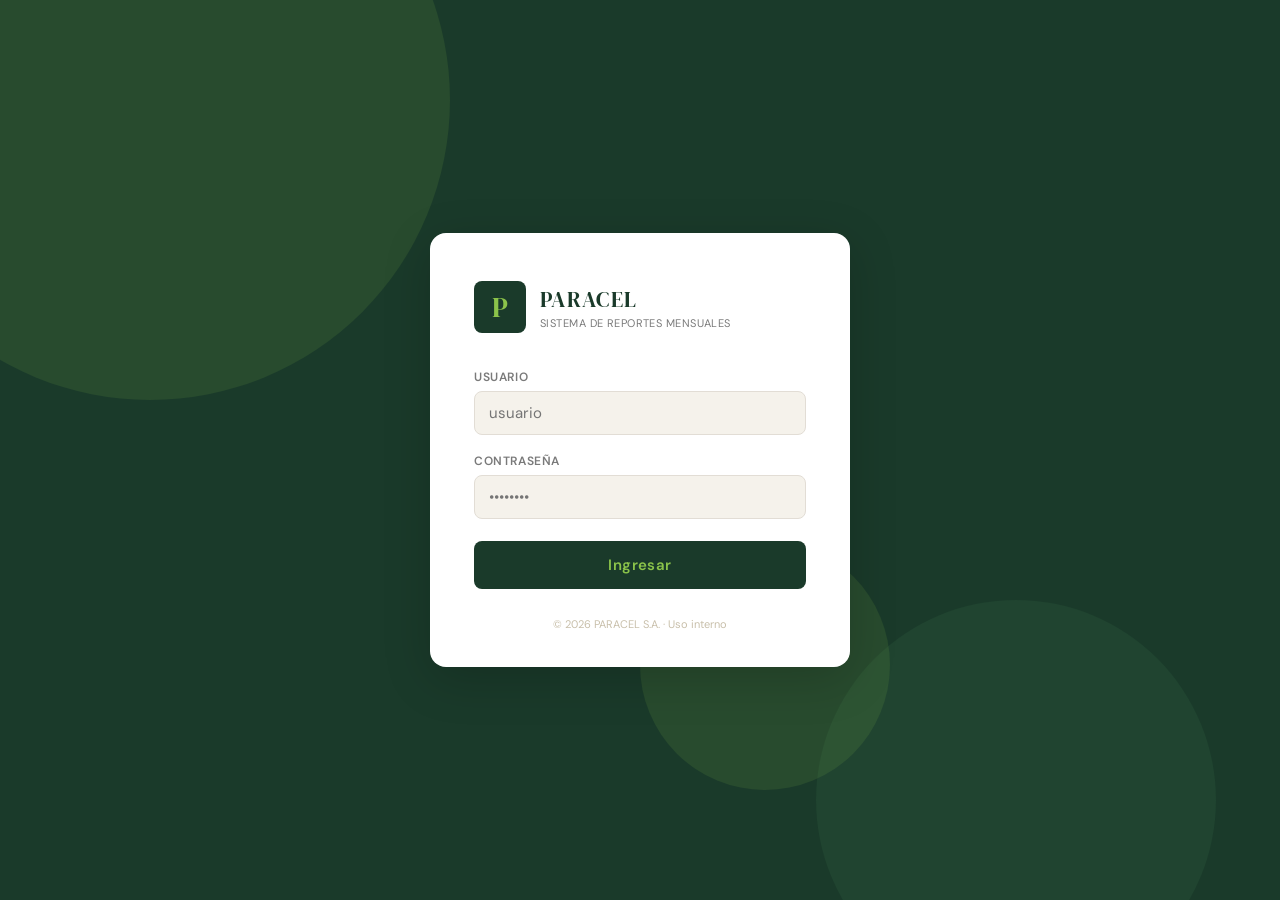
<file: index.html>
<!DOCTYPE html>
<html lang="es">
<head>
  <meta charset="UTF-8" />
  <meta name="viewport" content="width=device-width, initial-scale=1.0" />
  <title>PARACEL · Sistema de Reportes Mensuales</title>
  <link rel="stylesheet" href="css/style.css" />
  <link rel="preconnect" href="https://fonts.googleapis.com">
  <link href="https://fonts.googleapis.com/css2?family=DM+Serif+Display:ital@0;1&family=DM+Sans:wght@300;400;500;600&display=swap" rel="stylesheet">
</head>
<body class="login-page">

  <!-- LOGIN SCREEN -->
  <div id="loginScreen" class="login-screen">
    <div class="login-bg">
      <div class="login-bg-shape s1"></div>
      <div class="login-bg-shape s2"></div>
      <div class="login-bg-shape s3"></div>
    </div>
    <div class="login-card">
      <div class="login-logo">
        <div class="logo-mark">P</div>
        <div class="login-brand">
          <span class="brand-name">PARACEL</span>
          <span class="brand-sub">Sistema de Reportes Mensuales</span>
        </div>
      </div>
      <form id="loginForm" class="login-form">
        <div class="form-group">
          <label>Usuario</label>
          <input type="text" id="loginUser" autocomplete="username" placeholder="usuario" required />
        </div>
        <div class="form-group">
          <label>Contraseña</label>
          <input type="password" id="loginPass" autocomplete="current-password" placeholder="••••••••" required />
        </div>
        <div id="loginError" class="login-error hidden">Usuario o contraseña incorrectos</div>
        <button type="submit" class="btn-login">Ingresar</button>
      </form>
      <p class="login-footer">© 2026 PARACEL S.A. · Uso interno</p>
    </div>
  </div>

  <!-- MAIN APP -->
  <div id="appShell" class="app-shell hidden">

    <!-- SIDEBAR -->
    <aside class="sidebar" id="sidebar">
      <div class="sidebar-header">
        <div class="sidebar-logo">
          <div class="logo-mark sm">P</div>
          <span>PARACEL</span>
        </div>
        <button class="sidebar-toggle" id="sidebarToggle" aria-label="Menú">
          <span></span><span></span><span></span>
        </button>
      </div>

      <div class="sidebar-period">
        <div class="period-label">Período activo</div>
        <div class="period-value" id="sidebarPeriod">—</div>
      </div>

      <nav class="sidebar-nav" id="sidebarNav">
        <!-- rendered by JS based on user role -->
      </nav>

      <div class="sidebar-user" id="sidebarUser">
        <div class="user-avatar" id="userAvatar">?</div>
        <div class="user-info">
          <div class="user-name" id="userName">—</div>
          <div class="user-role" id="userRole">—</div>
        </div>
        <button class="btn-logout" id="btnLogout" title="Cerrar sesión">↩</button>
      </div>
    </aside>

    <!-- MAIN CONTENT -->
    <main class="main-content" id="mainContent">
      <!-- views rendered by JS -->
    </main>

  </div>

  <script src="js/config.js"></script>
  <script src="js/auth.js"></script>
  <script src="js/graph.js"></script>
  <script src="js/forms.js"></script>
  <script src="js/dashboard.js"></script>
  <script src="js/admin.js"></script>
  <script src="js/reminders.js"></script>
  <script src="js/app.js"></script>
</body>
</html>
</file>
<file: css/style.css>
/* ═══════════════════════════════════════════════════════════
   PARACEL · Sistema de Reportes Mensuales · CSS
   ═══════════════════════════════════════════════════════════ */

:root {
  --forest:    #1a3a2a;
  --forest-mid:#2d5a3d;
  --leaf:      #4a8c5c;
  --lime:      #8bc34a;
  --cream:     #f5f2eb;
  --warm:      #ede8df;
  --sand:      #c8bfaa;
  --charcoal:  #1e1e1e;
  --ink:       #2c2c2c;
  --muted:     #7a7a7a;
  --border:    #e2ddd5;
  --white:     #ffffff;
  --danger:    #c0392b;
  --warn:      #e67e22;
  --success:   #27ae60;
  --info:      #2980b9;

  --radius:    8px;
  --radius-lg: 16px;
  --shadow-sm: 0 1px 4px rgba(0,0,0,.08);
  --shadow:    0 4px 20px rgba(0,0,0,.12);
  --shadow-lg: 0 12px 48px rgba(0,0,0,.18);
  --sidebar-w: 260px;
  --font-serif: 'DM Serif Display', Georgia, serif;
  --font-sans:  'DM Sans', system-ui, sans-serif;
  --transition: .2s ease;
}

*, *::before, *::after { box-sizing: border-box; margin: 0; padding: 0; }

html { font-size: 16px; scroll-behavior: smooth; }

body {
  font-family: var(--font-sans);
  background: var(--cream);
  color: var(--ink);
  min-height: 100vh;
  -webkit-font-smoothing: antialiased;
}

.hidden { display: none !important; }

/* ── SCROLLBAR ─────────────────────────────────────── */
::-webkit-scrollbar { width: 6px; height: 6px; }
::-webkit-scrollbar-track { background: transparent; }
::-webkit-scrollbar-thumb { background: var(--sand); border-radius: 99px; }

/* ══════════════════════════════════════════════════════
   LOGIN SCREEN
══════════════════════════════════════════════════════ */
.login-screen {
  position: fixed; inset: 0;
  display: flex; align-items: center; justify-content: center;
  background: var(--forest);
  z-index: 100;
  overflow: hidden;
}

.login-bg {
  position: absolute; inset: 0;
  pointer-events: none;
}

.login-bg-shape {
  position: absolute;
  border-radius: 50%;
  opacity: .12;
}
.login-bg-shape.s1 {
  width: 600px; height: 600px;
  background: var(--lime);
  top: -200px; left: -150px;
  animation: blobFloat 12s ease-in-out infinite;
}
.login-bg-shape.s2 {
  width: 400px; height: 400px;
  background: var(--leaf);
  bottom: -100px; right: 5%;
  animation: blobFloat 16s ease-in-out infinite reverse;
}
.login-bg-shape.s3 {
  width: 250px; height: 250px;
  background: var(--lime);
  top: 60%; left: 50%;
  animation: blobFloat 9s ease-in-out infinite;
}

@keyframes blobFloat {
  0%,100% { transform: translate(0,0) scale(1); }
  33%      { transform: translate(20px,-30px) scale(1.05); }
  66%      { transform: translate(-15px,20px) scale(.95); }
}

.login-card {
  position: relative;
  background: var(--white);
  border-radius: var(--radius-lg);
  padding: 48px 44px 36px;
  width: 100%; max-width: 420px;
  box-shadow: var(--shadow-lg);
  animation: cardIn .6s cubic-bezier(.22,1,.36,1) both;
}

@keyframes cardIn {
  from { opacity: 0; transform: translateY(30px) scale(.97); }
  to   { opacity: 1; transform: translateY(0) scale(1); }
}

.login-logo {
  display: flex; align-items: center; gap: 14px;
  margin-bottom: 36px;
}

.logo-mark {
  width: 52px; height: 52px;
  background: var(--forest);
  color: var(--lime);
  border-radius: var(--radius);
  display: flex; align-items: center; justify-content: center;
  font-family: var(--font-serif);
  font-size: 28px;
  font-weight: 400;
  flex-shrink: 0;
}
.logo-mark.sm {
  width: 32px; height: 32px;
  font-size: 18px;
  border-radius: 6px;
}

.brand-name {
  display: block;
  font-family: var(--font-serif);
  font-size: 22px;
  color: var(--forest);
  letter-spacing: .06em;
}
.brand-sub {
  display: block;
  font-size: 11px;
  color: var(--muted);
  letter-spacing: .04em;
  text-transform: uppercase;
  margin-top: 2px;
}

.login-form { display: flex; flex-direction: column; gap: 18px; }

.form-group {
  display: flex; flex-direction: column; gap: 6px;
}

.form-group label {
  font-size: 12px;
  font-weight: 600;
  letter-spacing: .05em;
  text-transform: uppercase;
  color: var(--muted);
}

.form-group input,
.form-control {
  border: 1.5px solid var(--border);
  border-radius: var(--radius);
  padding: 11px 14px;
  font-family: var(--font-sans);
  font-size: 15px;
  color: var(--ink);
  background: var(--cream);
  transition: border-color var(--transition), box-shadow var(--transition);
  width: 100%;
}
.form-group input:focus,
.form-control:focus {
  outline: none;
  border-color: var(--leaf);
  box-shadow: 0 0 0 3px rgba(74,140,92,.15);
  background: var(--white);
}

.login-error {
  background: #fdf0ee;
  border: 1px solid #f1bdb8;
  color: var(--danger);
  border-radius: var(--radius);
  padding: 10px 14px;
  font-size: 13px;
}

.btn-login {
  background: var(--forest);
  color: var(--lime);
  border: none;
  border-radius: var(--radius);
  padding: 14px;
  font-family: var(--font-sans);
  font-size: 15px;
  font-weight: 600;
  letter-spacing: .03em;
  cursor: pointer;
  transition: background var(--transition), transform var(--transition);
  margin-top: 4px;
}
.btn-login:hover { background: var(--forest-mid); transform: translateY(-1px); }
.btn-login:active { transform: translateY(0); }

.login-footer {
  margin-top: 28px;
  text-align: center;
  font-size: 11px;
  color: var(--sand);
}

/* ══════════════════════════════════════════════════════
   APP SHELL
══════════════════════════════════════════════════════ */
.app-shell {
  display: flex;
  min-height: 100vh;
}

/* ── SIDEBAR ───────────────────────────────────────── */
.sidebar {
  width: var(--sidebar-w);
  background: var(--forest);
  color: var(--white);
  display: flex;
  flex-direction: column;
  position: fixed;
  top: 0; left: 0; bottom: 0;
  z-index: 50;
  transition: transform var(--transition);
  overflow-y: auto;
}

.sidebar-header {
  display: flex; align-items: center; justify-content: space-between;
  padding: 20px 20px 16px;
  border-bottom: 1px solid rgba(255,255,255,.08);
}

.sidebar-logo {
  display: flex; align-items: center; gap: 10px;
  font-family: var(--font-serif);
  font-size: 18px;
  letter-spacing: .06em;
  color: var(--lime);
}

.sidebar-toggle {
  display: none;
  flex-direction: column; gap: 4px;
  background: none; border: none; cursor: pointer; padding: 6px;
}
.sidebar-toggle span {
  display: block; width: 20px; height: 2px;
  background: var(--white); border-radius: 2px;
  transition: var(--transition);
}

.sidebar-period {
  padding: 14px 20px;
  border-bottom: 1px solid rgba(255,255,255,.06);
}
.period-label {
  font-size: 10px; font-weight: 600; text-transform: uppercase;
  letter-spacing: .07em; color: rgba(255,255,255,.4);
  margin-bottom: 3px;
}
.period-value {
  font-family: var(--font-serif);
  font-size: 15px;
  color: var(--lime);
}

.sidebar-nav {
  flex: 1;
  padding: 12px 0;
  overflow-y: auto;
}

.nav-section-title {
  padding: 14px 20px 6px;
  font-size: 9px; font-weight: 700; text-transform: uppercase;
  letter-spacing: .1em; color: rgba(255,255,255,.3);
}

.nav-item {
  display: flex; align-items: center; gap: 10px;
  padding: 10px 20px;
  color: rgba(255,255,255,.72);
  font-size: 14px;
  cursor: pointer;
  border-radius: 0;
  transition: background var(--transition), color var(--transition);
  text-decoration: none;
  border-left: 3px solid transparent;
  user-select: none;
}
.nav-item:hover {
  background: rgba(255,255,255,.06);
  color: var(--white);
}
.nav-item.active {
  background: rgba(139,195,74,.12);
  color: var(--lime);
  border-left-color: var(--lime);
}
.nav-item .nav-icon { width: 18px; text-align: center; font-size: 16px; }
.nav-item .nav-badge {
  margin-left: auto;
  background: var(--danger);
  color: var(--white);
  font-size: 10px;
  font-weight: 700;
  padding: 1px 6px;
  border-radius: 99px;
}
.nav-item .nav-badge.ok { background: var(--success); }

.sidebar-user {
  display: flex; align-items: center; gap: 10px;
  padding: 16px 20px;
  border-top: 1px solid rgba(255,255,255,.08);
  margin-top: auto;
}

.user-avatar {
  width: 34px; height: 34px;
  border-radius: 50%;
  background: var(--forest-mid);
  border: 2px solid var(--leaf);
  display: flex; align-items: center; justify-content: center;
  font-weight: 700; font-size: 14px;
  color: var(--lime);
  flex-shrink: 0;
}

.user-info { flex: 1; min-width: 0; }
.user-name { font-size: 13px; font-weight: 600; white-space: nowrap; overflow: hidden; text-overflow: ellipsis; }
.user-role { font-size: 11px; color: rgba(255,255,255,.4); margin-top: 1px; }

.btn-logout {
  background: none; border: none; cursor: pointer;
  color: rgba(255,255,255,.4);
  font-size: 18px;
  padding: 4px;
  transition: color var(--transition);
}
.btn-logout:hover { color: var(--danger); }

/* ── MAIN CONTENT ─────────────────────────────────── */
.main-content {
  flex: 1;
  margin-left: var(--sidebar-w);
  min-height: 100vh;
  display: flex;
  flex-direction: column;
}

.page-header {
  background: var(--white);
  border-bottom: 1px solid var(--border);
  padding: 24px 36px;
  display: flex; align-items: flex-start; justify-content: space-between;
  gap: 16px;
}

.page-title {
  font-family: var(--font-serif);
  font-size: 26px;
  color: var(--forest);
  line-height: 1.2;
}
.page-subtitle {
  font-size: 13px;
  color: var(--muted);
  margin-top: 3px;
}

.page-body {
  padding: 28px 36px;
  flex: 1;
}

/* ══════════════════════════════════════════════════════
   CARD
══════════════════════════════════════════════════════ */
.card {
  background: var(--white);
  border: 1px solid var(--border);
  border-radius: var(--radius-lg);
  overflow: hidden;
}

.card-header {
  padding: 18px 24px 14px;
  border-bottom: 1px solid var(--border);
  display: flex; align-items: center; justify-content: space-between; gap: 12px;
}
.card-title {
  font-family: var(--font-serif);
  font-size: 17px;
  color: var(--forest);
}
.card-body { padding: 24px; }

/* ══════════════════════════════════════════════════════
   BUTTONS
══════════════════════════════════════════════════════ */
.btn {
  display: inline-flex; align-items: center; gap: 7px;
  border: none; border-radius: var(--radius);
  padding: 9px 18px;
  font-family: var(--font-sans); font-size: 13px; font-weight: 600;
  cursor: pointer; transition: all var(--transition);
  text-decoration: none; letter-spacing: .02em;
  white-space: nowrap;
}
.btn:active { transform: scale(.98); }

.btn-primary { background: var(--forest); color: var(--lime); }
.btn-primary:hover { background: var(--forest-mid); }

.btn-secondary { background: var(--warm); color: var(--forest); border: 1.5px solid var(--border); }
.btn-secondary:hover { background: var(--border); }

.btn-success { background: var(--success); color: var(--white); }
.btn-danger  { background: var(--danger);  color: var(--white); }
.btn-warn    { background: var(--warn);    color: var(--white); }

.btn-sm { padding: 6px 12px; font-size: 12px; }
.btn-lg { padding: 13px 28px; font-size: 15px; }

/* ══════════════════════════════════════════════════════
   STATUS BADGES
══════════════════════════════════════════════════════ */
.badge {
  display: inline-flex; align-items: center; gap: 4px;
  padding: 3px 10px; border-radius: 99px;
  font-size: 11px; font-weight: 700; letter-spacing: .04em;
  text-transform: uppercase;
}
.badge-ok      { background: #e8f5e9; color: #2e7d32; }
.badge-pending { background: #fff8e1; color: #f57f17; }
.badge-missing { background: #ffebee; color: #c62828; }
.badge-info    { background: #e3f2fd; color: #1565c0; }

/* ══════════════════════════════════════════════════════
   DASHBOARD
══════════════════════════════════════════════════════ */
.dashboard-grid {
  display: grid;
  grid-template-columns: repeat(auto-fit, minmax(220px, 1fr));
  gap: 16px;
  margin-bottom: 28px;
}

.kpi-card {
  background: var(--white);
  border: 1px solid var(--border);
  border-radius: var(--radius-lg);
  padding: 20px 22px;
  display: flex; flex-direction: column; gap: 8px;
  position: relative; overflow: hidden;
}
.kpi-card::after {
  content: '';
  position: absolute; top: 0; left: 0; right: 0; height: 3px;
  background: var(--leaf);
}
.kpi-card.warn::after { background: var(--warn); }
.kpi-card.danger::after { background: var(--danger); }
.kpi-card.info::after { background: var(--info); }

.kpi-label {
  font-size: 11px; font-weight: 600; text-transform: uppercase;
  letter-spacing: .06em; color: var(--muted);
}
.kpi-value {
  font-family: var(--font-serif);
  font-size: 32px;
  color: var(--forest);
  line-height: 1;
}
.kpi-sub { font-size: 12px; color: var(--muted); }

.areas-grid {
  display: grid;
  grid-template-columns: repeat(auto-fill, minmax(280px, 1fr));
  gap: 14px;
}

.area-card {
  background: var(--white);
  border: 1.5px solid var(--border);
  border-radius: var(--radius-lg);
  padding: 18px 20px;
  display: flex; align-items: center; gap: 14px;
  transition: border-color var(--transition), box-shadow var(--transition);
}
.area-card:hover {
  border-color: var(--leaf);
  box-shadow: 0 4px 16px rgba(74,140,92,.12);
}
.area-icon {
  font-size: 26px;
  width: 44px; height: 44px;
  border-radius: var(--radius);
  background: var(--warm);
  display: flex; align-items: center; justify-content: center;
  flex-shrink: 0;
}
.area-info { flex: 1; min-width: 0; }
.area-name { font-size: 14px; font-weight: 600; color: var(--ink); }
.area-resp { font-size: 12px; color: var(--muted); margin-top: 2px; }
.area-status { margin-top: 6px; }

/* ══════════════════════════════════════════════════════
   FORM WIZARD
══════════════════════════════════════════════════════ */
.form-wizard {
  max-width: 820px;
}

.wizard-steps {
  display: flex; gap: 0;
  margin-bottom: 24px;
  background: var(--white);
  border: 1px solid var(--border);
  border-radius: var(--radius);
  overflow: hidden;
}

.wizard-step {
  flex: 1;
  padding: 12px 16px;
  font-size: 12px;
  font-weight: 600;
  text-align: center;
  color: var(--muted);
  border-right: 1px solid var(--border);
  cursor: default;
  transition: background var(--transition), color var(--transition);
}
.wizard-step:last-child { border-right: none; }
.wizard-step.done  { color: var(--success); background: #f0faf0; }
.wizard-step.active { color: var(--forest); background: var(--warm); }

.form-section {
  background: var(--white);
  border: 1px solid var(--border);
  border-radius: var(--radius-lg);
  overflow: hidden;
  margin-bottom: 20px;
}

.form-section-header {
  padding: 16px 24px;
  background: var(--warm);
  border-bottom: 1px solid var(--border);
  font-family: var(--font-serif);
  font-size: 16px;
  color: var(--forest);
}

.form-section-body {
  padding: 24px;
  display: flex; flex-direction: column; gap: 18px;
}

.field-row {
  display: grid;
  grid-template-columns: repeat(auto-fit, minmax(200px, 1fr));
  gap: 16px;
}

.field-group {
  display: flex; flex-direction: column; gap: 5px;
}

.field-group label {
  font-size: 12px; font-weight: 600;
  letter-spacing: .04em; text-transform: uppercase;
  color: var(--muted);
}

.field-group .field-hint {
  font-size: 11px; color: var(--sand);
}

.form-control { width: 100%; }

textarea.form-control {
  resize: vertical; min-height: 80px;
}

.field-unit {
  display: flex; align-items: center; gap: 8px;
}
.field-unit .form-control { flex: 1; }
.field-unit .unit-label {
  font-size: 12px; font-weight: 600;
  color: var(--muted); white-space: nowrap;
}

/* Table in forms */
.form-table {
  width: 100%;
  border-collapse: collapse;
  font-size: 13px;
}
.form-table th {
  background: var(--warm);
  padding: 9px 12px;
  text-align: left;
  font-size: 11px;
  font-weight: 700;
  letter-spacing: .05em;
  text-transform: uppercase;
  color: var(--muted);
  border: 1px solid var(--border);
}
.form-table td {
  padding: 7px 10px;
  border: 1px solid var(--border);
  vertical-align: middle;
}
.form-table tr:nth-child(even) td { background: var(--cream); }
.form-table td input[type="number"],
.form-table td input[type="text"],
.form-table td select {
  width: 100%; border: 1px solid var(--border);
  border-radius: 4px; padding: 5px 8px;
  font-size: 13px; font-family: var(--font-sans);
  background: var(--white);
}
.form-table td input:focus,
.form-table td select:focus {
  outline: none; border-color: var(--leaf);
}

/* Form actions */
.form-actions {
  display: flex; align-items: center; justify-content: space-between; gap: 12px;
  margin-top: 8px;
  padding-top: 20px;
  border-top: 1px solid var(--border);
}

/* ══════════════════════════════════════════════════════
   DASHBOARD CHARTS
══════════════════════════════════════════════════════ */
.charts-grid {
  display: grid;
  grid-template-columns: repeat(auto-fit, minmax(360px, 1fr));
  gap: 20px;
  margin-bottom: 24px;
}

.chart-card {
  background: var(--white);
  border: 1px solid var(--border);
  border-radius: var(--radius-lg);
  overflow: hidden;
}

.chart-card .chart-header {
  padding: 16px 20px 12px;
  border-bottom: 1px solid var(--border);
  display: flex; align-items: center; justify-content: space-between;
}
.chart-card .chart-title {
  font-family: var(--font-serif);
  font-size: 15px; color: var(--forest);
}
.chart-card .chart-body {
  padding: 16px;
  height: 240px;
  display: flex; align-items: center; justify-content: center;
}

canvas { max-width: 100%; }

/* ══════════════════════════════════════════════════════
   ADMIN PANEL
══════════════════════════════════════════════════════ */
.admin-tabs {
  display: flex; gap: 4px;
  margin-bottom: 20px;
  border-bottom: 2px solid var(--border);
  padding-bottom: 0;
}

.admin-tab {
  padding: 10px 20px;
  font-size: 13px; font-weight: 600;
  color: var(--muted);
  cursor: pointer;
  border-bottom: 2px solid transparent;
  margin-bottom: -2px;
  transition: all var(--transition);
}
.admin-tab:hover { color: var(--forest); }
.admin-tab.active { color: var(--forest); border-bottom-color: var(--forest); }

.admin-panel { display: none; }
.admin-panel.active { display: block; }

/* User table */
.data-table {
  width: 100%; border-collapse: collapse; font-size: 13px;
}
.data-table th {
  background: var(--warm);
  padding: 10px 14px;
  text-align: left;
  font-size: 11px; font-weight: 700; letter-spacing: .06em;
  text-transform: uppercase; color: var(--muted);
  border-bottom: 2px solid var(--border);
}
.data-table td {
  padding: 11px 14px;
  border-bottom: 1px solid var(--border);
  vertical-align: middle;
}
.data-table tr:last-child td { border-bottom: none; }
.data-table tr:hover td { background: var(--cream); }
.data-table .actions { display: flex; gap: 6px; }

/* ══════════════════════════════════════════════════════
   ALERTS / NOTIFICATIONS
══════════════════════════════════════════════════════ */
.alert {
  border-radius: var(--radius);
  padding: 13px 16px;
  font-size: 13px;
  display: flex; align-items: flex-start; gap: 10px;
  margin-bottom: 16px;
}
.alert-icon { font-size: 16px; flex-shrink: 0; margin-top: 1px; }
.alert-success { background: #f0faf4; border: 1px solid #a8d5b5; color: #1a5c2e; }
.alert-warn    { background: #fffbf0; border: 1px solid #f5d78a; color: #7a4d00; }
.alert-error   { background: #fff0f0; border: 1px solid #f5b8b8; color: #7a1a1a; }
.alert-info    { background: #f0f7ff; border: 1px solid #aed1f5; color: #1a3a5c; }

/* Toast notification */
#toastContainer {
  position: fixed; bottom: 24px; right: 24px;
  z-index: 1000;
  display: flex; flex-direction: column; gap: 10px;
}
.toast {
  background: var(--ink);
  color: var(--white);
  border-radius: var(--radius);
  padding: 12px 18px;
  font-size: 13px; min-width: 240px; max-width: 360px;
  box-shadow: var(--shadow);
  animation: toastIn .3s ease both;
  display: flex; align-items: center; gap: 10px;
}
.toast.success { background: var(--success); }
.toast.error   { background: var(--danger); }
.toast.warn    { background: var(--warn); }

@keyframes toastIn {
  from { opacity: 0; transform: translateX(30px); }
  to   { opacity: 1; transform: translateX(0); }
}

/* ══════════════════════════════════════════════════════
   STAT BARS
══════════════════════════════════════════════════════ */
.stat-bar-row {
  display: flex; align-items: center; gap: 12px;
  margin-bottom: 10px;
}
.stat-bar-label { font-size: 12px; color: var(--muted); min-width: 120px; }
.stat-bar-track {
  flex: 1; height: 8px;
  background: var(--warm); border-radius: 99px; overflow: hidden;
}
.stat-bar-fill {
  height: 100%; border-radius: 99px;
  background: var(--leaf);
  transition: width .6s cubic-bezier(.22,1,.36,1);
}
.stat-bar-fill.warn { background: var(--warn); }
.stat-bar-fill.danger { background: var(--danger); }
.stat-bar-pct { font-size: 12px; font-weight: 700; color: var(--forest); min-width: 38px; text-align: right; }

/* ══════════════════════════════════════════════════════
   PERIOD SELECTOR
══════════════════════════════════════════════════════ */
.period-selector {
  display: flex; align-items: center; gap: 12px;
  background: var(--white);
  border: 1.5px solid var(--border);
  border-radius: var(--radius);
  padding: 8px 14px;
}
.period-selector select {
  border: none; background: none; outline: none;
  font-family: var(--font-sans); font-size: 14px; font-weight: 600;
  color: var(--forest); cursor: pointer;
}

/* ══════════════════════════════════════════════════════
   PRINT
══════════════════════════════════════════════════════ */
@media print {
  .sidebar, .page-header .btn, .form-actions, #toastContainer { display: none !important; }
  .main-content { margin-left: 0 !important; }
  .page-body { padding: 20px !important; }
  .chart-card { break-inside: avoid; }
}

/* ══════════════════════════════════════════════════════
   RESPONSIVE
══════════════════════════════════════════════════════ */
@media (max-width: 900px) {
  :root { --sidebar-w: 0px; }

  .sidebar {
    transform: translateX(-260px);
    width: 260px;
  }
  .sidebar.open {
    transform: translateX(0);
  }
  .sidebar-toggle { display: flex; }
  .main-content { margin-left: 0; }
  .page-header { padding: 18px 20px; }
  .page-body { padding: 18px 20px; }
  .charts-grid { grid-template-columns: 1fr; }
  .field-row { grid-template-columns: 1fr; }
}

@media (max-width: 480px) {
  .login-card { padding: 32px 24px 24px; margin: 16px; }
  .dashboard-grid { grid-template-columns: 1fr 1fr; }
  .areas-grid { grid-template-columns: 1fr; }
}

/* ── LOADING ─────────────────────────────────────── */
.spinner {
  width: 32px; height: 32px;
  border: 3px solid var(--border);
  border-top-color: var(--leaf);
  border-radius: 50%;
  animation: spin .7s linear infinite;
}
@keyframes spin { to { transform: rotate(360deg); } }

.loading-overlay {
  display: flex; flex-direction: column;
  align-items: center; justify-content: center;
  gap: 16px; padding: 60px;
  color: var(--muted); font-size: 14px;
}

/* ── EMPTY STATE ─────────────────────────────────── */
.empty-state {
  display: flex; flex-direction: column;
  align-items: center; justify-content: center;
  padding: 60px 40px;
  text-align: center;
  color: var(--muted);
}
.empty-state .empty-icon { font-size: 48px; margin-bottom: 16px; opacity: .5; }
.empty-state h3 { font-family: var(--font-serif); font-size: 20px; color: var(--forest); margin-bottom: 8px; }
.empty-state p { font-size: 14px; max-width: 360px; line-height: 1.6; }

/* Donut chart label */
.donut-label {
  text-anchor: middle; font-family: var(--font-serif); fill: var(--forest);
}

/* Progress ring */
.ring-label {
  font-size: 13px; color: var(--muted); text-align: center;
  margin-top: 6px;
}

/* Month completion matrix */
.completion-matrix {
  display: grid; grid-template-columns: 180px repeat(12, 1fr);
  font-size: 12px; gap: 1px; background: var(--border);
  border-radius: var(--radius); overflow: hidden;
}
.cm-cell {
  background: var(--white); padding: 8px 4px;
  text-align: center; font-weight: 600;
}
.cm-cell.header { background: var(--warm); color: var(--muted); font-weight: 700; text-transform: uppercase; font-size: 10px; }
.cm-cell.area   { text-align: left; padding-left: 12px; color: var(--ink); font-weight: 500; }
.cm-cell.ok     { background: #e8f5e9; color: var(--success); }
.cm-cell.missing{ background: #ffebee; color: var(--danger); }
.cm-cell.partial{ background: #fff8e1; color: var(--warn); }
</file>
